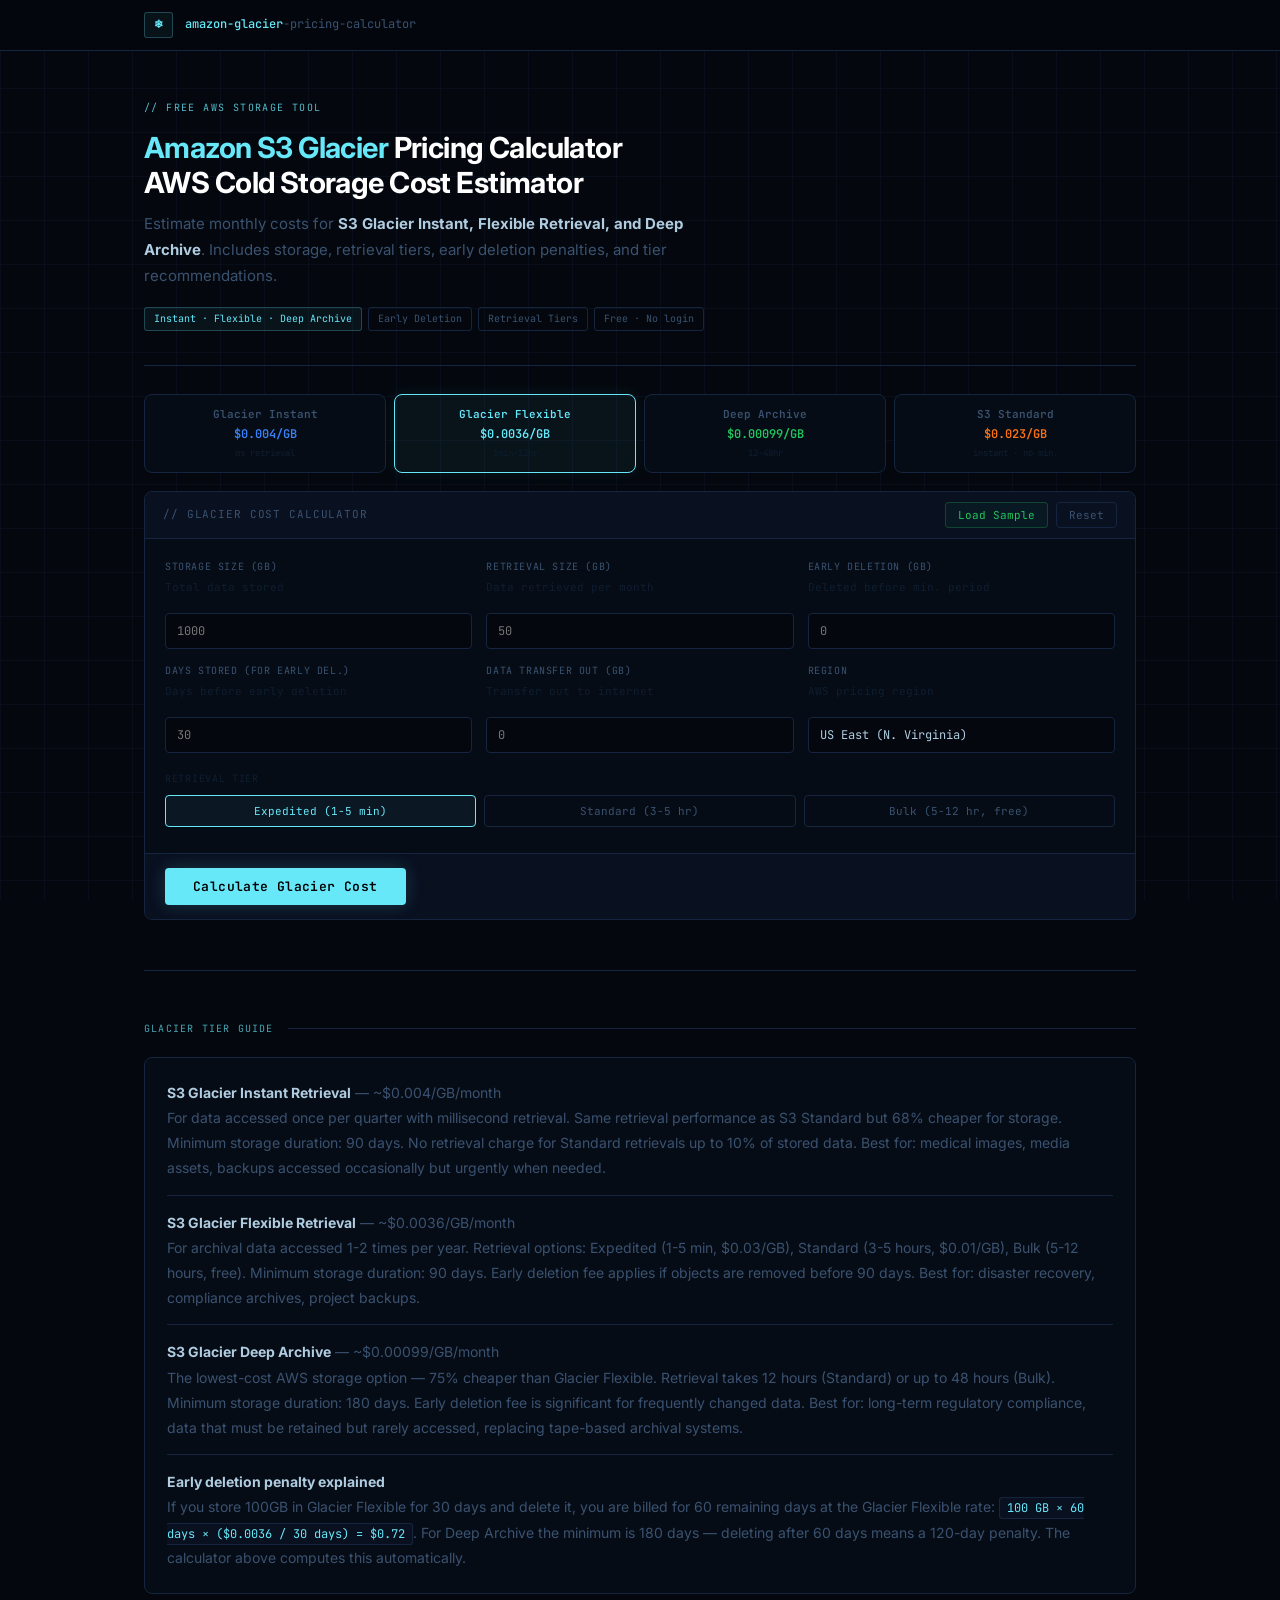
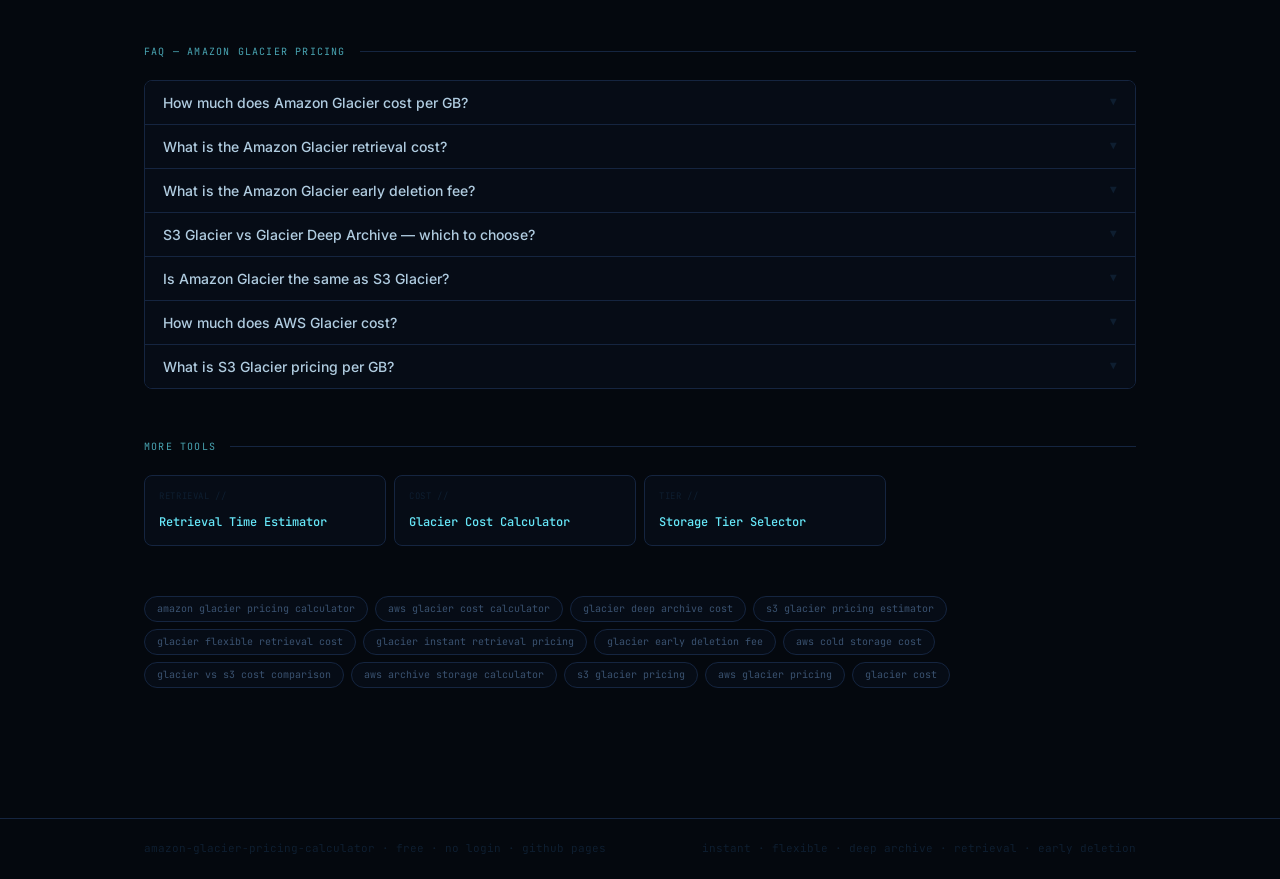
<file: index.html>
<!DOCTYPE html>

<html lang="en">
<head>
<meta charset="UTF-8">
<meta name="viewport" content="width=device-width, initial-scale=1.0">
<meta name="google-site-verification" content="PkLa_ViOo6FAHpvh8SacceMb95o9tePRdrqLNBz9X1M" />
<meta name="robots" content="index, follow">

<title>Amazon S3 Glacier Pricing Calculator – AWS Glacier Cost Estimator</title>

<meta name="description" content="Free S3 Glacier pricing calculator. Estimate AWS Glacier storage cost for Instant, Flexible Retrieval, and Deep Archive tiers. Includes retrieval, early deletion, and data transfer costs. No login required.">

<meta name="keywords" content="amazon glacier pricing calculator, aws glacier cost calculator, glacier pricing estimator, s3 glacier deep archive cost, glacier flexible retrieval cost, glacier instant retrieval pricing, aws cold storage cost calculator, glacier vs s3 cost, glacier retrieval cost, aws archive storage calculator">

<link rel="canonical" href="https://franrivalbigprojects.github.io/aws_glacier_tools/">

<meta property="og:title" content="Amazon S3 Glacier Pricing Calculator – AWS Glacier Cost Estimator">
<meta property="og:description" content="Calculate Amazon Glacier storage and retrieval costs for all tiers. Free, no login.">
<meta property="og:type" content="website">

<link rel="preconnect" href="https://fonts.googleapis.com">
<link rel="preconnect" href="https://fonts.gstatic.com" crossorigin>
<link href="https://fonts.googleapis.com/css2?family=JetBrains+Mono:wght@400;500;600&family=Inter:wght@400;500;600;700&display=swap" rel="stylesheet">

<style>
:root {
  --bg: #04080e;
  --surface: #060c16;
  --surface2: #091020;
  --border: #0e1a2c;
  --border2: #152540;
  --ice: #67e8f9;
  --ice-dim: rgba(103,232,249,0.1);
  --ice-dim2: rgba(103,232,249,0.05);
  --blue: #3b82f6;
  --blue-dim: rgba(59,130,246,0.08);
  --green: #22c55e;
  --green-dim: rgba(34,197,94,0.1);
  --green-dim2: rgba(34,197,94,0.05);
  --orange: #f97316;
  --orange-dim: rgba(249,115,22,0.08);
  --yellow: #fbbf24;
  --yellow-dim: rgba(251,191,36,0.08);
  --purple: #a78bfa;
  --purple-dim: rgba(167,139,250,0.08);
  --red: #f87171;
  --red-dim: rgba(248,113,113,0.08);
  --text: #b0cce0;
  --text-muted: #3a5270;
  --text-dim: #0e1e30;
  --mono: 'JetBrains Mono', monospace;
  --sans: 'Inter', sans-serif;
  --r: 8px;
}

* { box-sizing: border-box; margin: 0; padding: 0; }

body {
  font-family: var(--sans);
  background: var(--bg);
  color: var(--text);
  min-height: 100vh;
  line-height: 1.6;
}

body::after {
  content: "";
  position: fixed;
  inset: 0;
  background-image:
    linear-gradient(var(--border) 1px, transparent 1px),
    linear-gradient(90deg, var(--border) 1px, transparent 1px);
  background-size: 44px 44px;
  opacity: 0.45;
  pointer-events: none;
  z-index: 0;
}

header {
  border-bottom: 1px solid var(--border2);
  position: sticky;
  top: 0;
  z-index: 100;
  background: rgba(4,8,14,0.96);
  backdrop-filter: blur(12px);
}

.header-inner {
  max-width: 1040px;
  margin: 0 auto;
  padding: 0 24px;
  height: 50px;
  display: flex;
  align-items: center;
  gap: 12px;
  position: relative;
  z-index: 1;
}

.logo-pill {
  font-family: var(--mono);
  font-size: 11px;
  font-weight: 600;
  color: var(--ice);
  background: var(--ice-dim2);
  border: 1px solid rgba(103,232,249,0.25);
  border-radius: 3px;
  padding: 3px 9px;
}

.logo-text {
  font-family: var(--mono);
  font-size: 12px;
  color: var(--text-muted);
}

.logo-text strong { color: var(--ice); font-weight: 500; }

.wrapper {
  max-width: 1040px;
  margin: 0 auto;
  padding: 0 24px 80px;
  position: relative;
  z-index: 1;
}

/* HERO */
.hero {
  padding: 48px 0 34px;
  border-bottom: 1px solid var(--border2);
  margin-bottom: 28px;
}

.hero-eyebrow {
  font-family: var(--mono);
  font-size: 10px;
  letter-spacing: 0.14em;
  text-transform: uppercase;
  color: var(--ice);
  margin-bottom: 14px;
  opacity: 0.8;
}

h1 {
  font-size: clamp(21px, 3.2vw, 29px);
  font-weight: 700;
  color: #fff;
  margin-bottom: 10px;
  letter-spacing: -0.02em;
  line-height: 1.2;
}

h1 em { font-style: normal; color: var(--ice); }

.hero-sub {
  font-size: 15px;
  color: var(--text-muted);
  max-width: 600px;
  line-height: 1.75;
  margin-bottom: 18px;
}

.hero-sub strong { color: var(--text); }

.pill-row { display: flex; flex-wrap: wrap; gap: 6px; }

.pill {
  font-family: var(--mono);
  font-size: 10px;
  padding: 3px 9px;
  border-radius: 3px;
  border: 1px solid;
}

.pill-ice { color: var(--ice); background: var(--ice-dim2); border-color: rgba(103,232,249,0.25); }
.pill-dim { color: var(--text-muted); border-color: var(--border2); }

/* TIER SELECTOR */
.tier-grid {
  display: grid;
  grid-template-columns: repeat(4, 1fr);
  gap: 8px;
  margin-bottom: 18px;
}

.tier-btn {
  background: var(--surface);
  border: 1px solid var(--border2);
  border-radius: var(--r);
  padding: 12px 10px;
  text-align: center;
  cursor: pointer;
  transition: all 0.15s;
}

.tier-btn:hover { border-color: rgba(103,232,249,0.25); }

.tier-btn.active {
  border-color: var(--ice);
  background: var(--ice-dim2);
  box-shadow: 0 0 14px rgba(103,232,249,0.08);
}

.tb-name {
  font-family: var(--mono);
  font-size: 11px;
  font-weight: 600;
  color: var(--text-muted);
  display: block;
  margin-bottom: 3px;
  line-height: 1.3;
}

.tier-btn.active .tb-name { color: var(--ice); }

.tb-price {
  font-family: var(--mono);
  font-size: 12px;
  font-weight: 600;
  display: block;
  margin-bottom: 2px;
}

.tb-retrieval {
  font-family: var(--mono);
  font-size: 9px;
  color: var(--text-dim);
  display: block;
}

/* TOOL */
.tool-shell {
  background: var(--surface);
  border: 1px solid var(--border2);
  border-radius: var(--r);
  overflow: hidden;
  margin-bottom: 18px;
}

.tool-topbar {
  background: var(--surface2);
  border-bottom: 1px solid var(--border2);
  padding: 10px 18px;
  display: flex;
  align-items: center;
  justify-content: space-between;
  flex-wrap: wrap;
  gap: 8px;
}

.topbar-label {
  font-family: var(--mono);
  font-size: 11px;
  color: var(--text-muted);
  text-transform: uppercase;
  letter-spacing: 0.08em;
}

.btn-sm {
  font-family: var(--mono);
  font-size: 11px;
  padding: 5px 12px;
  border-radius: 4px;
  cursor: pointer;
  border: 1px solid;
  transition: opacity 0.15s;
}

.btn-sm:hover { opacity: 0.75; }
.btn-ice   { background: var(--ice-dim2); color: var(--ice); border-color: rgba(103,232,249,0.25); }
.btn-ghost { background: transparent; color: var(--text-muted); border-color: var(--border2); }
.btn-green { background: var(--green-dim2); color: var(--green); border-color: rgba(34,197,94,0.25); }

/* FORM */
.form-body {
  padding: 20px;
  border-bottom: 1px solid var(--border2);
}

.form-grid {
  display: grid;
  grid-template-columns: 1fr 1fr 1fr;
  gap: 14px;
  margin-bottom: 18px;
}

.field { display: flex; flex-direction: column; gap: 5px; }

.field-label {
  font-family: var(--mono);
  font-size: 10px;
  color: var(--text-muted);
  letter-spacing: 0.06em;
  text-transform: uppercase;
}

.field-hint {
  font-size: 11px;
  color: var(--text-dim);
  font-family: var(--mono);
  margin-top: -2px;
}

.glc-input, .glc-select {
  background: var(--bg);
  border: 1px solid var(--border2);
  border-radius: 4px;
  padding: 9px 11px;
  font-family: var(--mono);
  font-size: 12px;
  color: var(--text);
  width: 100%;
  -webkit-appearance: none;
  transition: border-color 0.2s;
}

.glc-input:focus, .glc-select:focus {
  outline: none;
  border-color: rgba(103,232,249,0.3);
}

.glc-select option { background: #091020; }

/* Retrieval tier */
.retrieval-row {
  display: flex;
  gap: 8px;
  margin-bottom: 6px;
}

.ret-btn {
  flex: 1;
  padding: 8px;
  font-family: var(--mono);
  font-size: 11px;
  border-radius: 4px;
  border: 1px solid var(--border2);
  cursor: pointer;
  text-align: center;
  transition: all 0.15s;
  color: var(--text-muted);
  background: transparent;
}

.ret-btn:hover { border-color: var(--ice); color: var(--ice); }

.ret-btn.active {
  border-color: var(--ice);
  color: var(--ice);
  background: var(--ice-dim2);
}

.ret-sub { font-size: 9px; color: var(--text-dim); display: block; margin-top: 2px; }

.calc-bar {
  padding: 14px 20px;
  background: var(--surface2);
  display: flex;
  gap: 10px;
  align-items: center;
}

.btn-calc {
  padding: 10px 28px;
  font-family: var(--mono);
  font-size: 13px;
  font-weight: 600;
  background: var(--ice);
  color: #000;
  border: none;
  border-radius: 4px;
  cursor: pointer;
  letter-spacing: 0.03em;
  transition: opacity 0.15s, box-shadow 0.15s;
  box-shadow: 0 0 18px rgba(103,232,249,0.18);
}

.btn-calc:hover { opacity: 0.87; box-shadow: 0 0 26px rgba(103,232,249,0.32); }

/* RESULTS */
#resultsWrap { display: none; }

.results-cards {
  display: grid;
  grid-template-columns: repeat(4, 1fr);
  gap: 10px;
  margin-bottom: 14px;
}

.res-card {
  background: var(--surface2);
  border: 1px solid var(--border2);
  border-radius: var(--r);
  padding: 16px;
  position: relative;
  overflow: hidden;
}

.res-card::before {
  content: '';
  position: absolute;
  top: 0; left: 0; right: 0;
  height: 2px;
}

.rc-ice::before    { background: var(--ice); }
.rc-blue::before   { background: var(--blue); }
.rc-green::before  { background: var(--green); }
.rc-orange::before { background: var(--orange); }

.rc-label { font-family: var(--mono); font-size: 9px; text-transform: uppercase; letter-spacing: 0.1em; color: var(--text-dim); margin-bottom: 8px; }
.rc-val   { font-family: var(--mono); font-size: 22px; font-weight: 600; line-height: 1; margin-bottom: 3px; }
.rc-sub   { font-family: var(--mono); font-size: 10px; color: var(--text-muted); }

.breakdown {
  background: var(--surface);
  border: 1px solid var(--border2);
  border-radius: var(--r);
  overflow: hidden;
  margin-bottom: 14px;
}

.bt-head {
  background: var(--surface2);
  border-bottom: 1px solid var(--border2);
  padding: 8px 16px;
  font-family: var(--mono);
  font-size: 10px;
  text-transform: uppercase;
  letter-spacing: 0.08em;
  color: var(--text-muted);
}

.bt-row {
  display: flex;
  justify-content: space-between;
  align-items: center;
  padding: 9px 16px;
  border-bottom: 1px solid var(--border2);
  font-family: var(--mono);
  font-size: 12px;
}

.bt-row:last-child { border-bottom: none; }
.bt-row:hover { background: rgba(103,232,249,0.02); }
.bt-key { color: var(--text-muted); }
.bt-val { color: var(--text); }
.bt-total { color: var(--ice); font-size: 14px; font-weight: 600; }

/* Tier comparison */
.tier-cmp {
  background: var(--surface);
  border: 1px solid var(--border2);
  border-radius: var(--r);
  overflow: hidden;
  margin-bottom: 14px;
}

.tc-row {
  display: grid;
  grid-template-columns: 180px 1fr 1fr 1fr 1fr;
  border-bottom: 1px solid var(--border2);
}

.tc-row:last-child { border-bottom: none; }
.tc-row.tc-head { background: var(--surface2); }
.tc-row.tc-active { background: var(--ice-dim2); }

.tc-cell {
  padding: 9px 12px;
  font-family: var(--mono);
  font-size: 11px;
  color: var(--text-muted);
  border-right: 1px solid var(--border2);
  display: flex;
  align-items: center;
}

.tc-cell:last-child { border-right: none; }
.tc-head .tc-cell { font-size: 10px; color: var(--text-dim); text-transform: uppercase; letter-spacing: 0.06em; }
.tc-row.tc-active .tc-cell { color: var(--ice); }

/* Rec card */
.rec-card {
  background: var(--surface);
  border: 1px solid var(--border2);
  border-left: 3px solid var(--green);
  border-radius: var(--r);
  padding: 14px 18px;
  margin-bottom: 14px;
  font-size: 13px;
  color: var(--text-muted);
  line-height: 1.65;
}

.rec-card strong { color: var(--green); }

/* DIVIDER */
hr.divider { border: none; border-top: 1px solid var(--border2); margin: 50px 0; }

.content-section { margin-bottom: 50px; }

.sec-head {
  display: flex;
  align-items: center;
  gap: 14px;
  margin-bottom: 20px;
}

.sec-label {
  font-family: var(--mono);
  font-size: 10px;
  text-transform: uppercase;
  letter-spacing: 0.12em;
  color: var(--ice);
  white-space: nowrap;
  opacity: 0.7;
}

.sec-rule { flex: 1; height: 1px; background: var(--border2); }

p { font-size: 14px; color: var(--text-muted); line-height: 1.8; margin-bottom: 10px; }
p strong { color: var(--text); }

code {
  font-family: var(--mono);
  font-size: 12px;
  background: var(--surface2);
  color: var(--ice);
  padding: 2px 7px;
  border-radius: 3px;
  border: 1px solid var(--border2);
}

.dense-block {
  background: var(--surface);
  border: 1px solid var(--border2);
  border-radius: var(--r);
  padding: 22px;
  margin-top: 14px;
}

.dense-block p { margin-bottom: 14px; padding-bottom: 14px; border-bottom: 1px solid var(--border2); }
.dense-block p:last-child { margin-bottom: 0; padding-bottom: 0; border-bottom: none; }

.faq-list {
  margin-top: 14px;
  border: 1px solid var(--border2);
  border-radius: var(--r);
  overflow: hidden;
}

.faq-item { border-bottom: 1px solid var(--border2); }
.faq-item:last-child { border-bottom: none; }

.faq-q {
  width: 100%;
  text-align: left;
  background: var(--surface);
  border: none;
  padding: 13px 18px;
  font-size: 14px;
  font-weight: 500;
  color: var(--text);
  font-family: var(--sans);
  cursor: pointer;
  display: flex;
  justify-content: space-between;
  align-items: center;
  gap: 12px;
  transition: background 0.15s;
}

.faq-q:hover { background: var(--ice-dim2); }
.faq-arrow { font-family: var(--mono); font-size: 11px; color: var(--text-dim); transition: transform 0.2s; flex-shrink: 0; }
.faq-item.open .faq-arrow { transform: rotate(180deg); }

.faq-a {
  display: none;
  padding: 0 18px 13px;
  font-size: 13px;
  color: var(--text-muted);
  line-height: 1.75;
  border-top: 1px solid var(--border2);
  background: var(--bg);
}

.faq-item.open .faq-a { display: block; }
.faq-a code { font-family: var(--mono); font-size: 11px; color: var(--ice); background: var(--ice-dim2); border-radius: 3px; padding: 1px 5px; }

.other-tools {
  display: grid;
  grid-template-columns: repeat(auto-fill, minmax(200px, 1fr));
  gap: 8px;
  margin-top: 12px;
}

.otl {
  background: var(--surface);
  border: 1px solid var(--border2);
  border-radius: var(--r);
  padding: 12px 14px;
  text-decoration: none;
  display: block;
  transition: border-color 0.15s;
}

.otl:hover { border-color: rgba(103,232,249,0.3); }
.otl-eye  { font-family: var(--mono); font-size: 9px; color: var(--text-dim); text-transform: uppercase; letter-spacing: 0.07em; margin-bottom: 4px; }
.otl-name { font-family: var(--mono); font-size: 12px; color: var(--ice); font-weight: 500; }

.tag-cloud { display: flex; flex-wrap: wrap; gap: 7px; margin-bottom: 50px; }

.tag {
  font-family: var(--mono);
  font-size: 10px;
  color: var(--text-muted);
  background: var(--surface);
  border: 1px solid var(--border2);
  border-radius: 100px;
  padding: 4px 12px;
  cursor: default;
  transition: color 0.15s, border-color 0.15s;
}

.tag:hover { color: var(--ice); border-color: rgba(103,232,249,0.3); }

footer { border-top: 1px solid var(--border2); padding: 20px 0; position: relative; z-index: 1; }

.footer-inner {
  max-width: 1040px;
  margin: 0 auto;
  padding: 0 24px;
  display: flex;
  justify-content: space-between;
  align-items: center;
  flex-wrap: wrap;
  gap: 8px;
}

footer p { font-family: var(--mono); font-size: 11px; color: var(--text-dim); margin: 0; }

@media (max-width: 680px) {
  .tier-grid { grid-template-columns: 1fr 1fr; }
  .form-grid { grid-template-columns: 1fr 1fr; }
  .results-cards { grid-template-columns: 1fr 1fr; }
  .tc-row { grid-template-columns: 120px repeat(4, 1fr); font-size: 10px; }
  .retrieval-row { flex-wrap: wrap; }
}
</style>

<script type="application/ld+json">
{
  "@context": "https://schema.org",
  "@type": "SoftwareApplication",
  "name": "Amazon S3 Glacier Pricing Calculator",
  "applicationCategory": "DeveloperApplication",
  "operatingSystem": "Web",
  "offers": { "@type": "Offer", "price": "0", "priceCurrency": "USD" },
  "description": "Free Amazon Glacier pricing calculator. Estimate monthly costs for S3 Glacier Instant Retrieval, S3 Glacier Flexible Retrieval, and S3 Glacier Deep Archive. Includes storage, retrieval, early deletion penalty, and data transfer costs by region.",
  "featureList": "Glacier Instant Retrieval cost, Glacier Flexible Retrieval cost, Glacier Deep Archive cost, S3 Standard comparison, early deletion penalty, retrieval tier pricing, region pricing, tier recommendation"
}
</script>

<script type="application/ld+json">
{
  "@context": "https://schema.org",
  "@type": "FAQPage",
  "mainEntity": [
    {
      "@type": "Question",
      "name": "How much does Amazon Glacier cost?",
      "acceptedAnswer": {
        "@type": "Answer",
        "text": "Amazon Glacier storage costs (US East): S3 Glacier Instant Retrieval ~$0.004/GB/month. S3 Glacier Flexible Retrieval ~$0.0036/GB/month. S3 Glacier Deep Archive ~$0.00099/GB/month. Retrieval costs are additional and vary by retrieval tier (Expedited, Standard, Bulk). Early deletion fees apply if objects are deleted before the minimum storage duration (90 days for Glacier Flexible, 180 days for Deep Archive)."
      }
    },
    {
      "@type": "Question",
      "name": "What is the difference between S3 Glacier and S3 Glacier Deep Archive?",
      "acceptedAnswer": {
        "@type": "Answer",
        "text": "S3 Glacier Flexible Retrieval costs ~$0.0036/GB/month with retrieval times of 1-5 minutes (Expedited) to 12 hours (Standard). S3 Glacier Deep Archive costs ~$0.00099/GB/month — about 75% cheaper — but retrieval takes 12 hours minimum (Standard) or up to 48 hours (Bulk). Deep Archive is for data accessed once or twice per year at most. Glacier Flexible is better for data you may occasionally need within hours."
      }
    },
    {
      "@type": "Question",
      "name": "What is the early deletion fee for Amazon Glacier?",
      "acceptedAnswer": {
        "@type": "Answer",
        "text": "S3 Glacier Flexible Retrieval has a 90-day minimum storage commitment. If you delete an object before 90 days, you are charged for the remaining days. S3 Glacier Deep Archive has a 180-day minimum. For example, deleting a 1GB Glacier Flexible object after 30 days incurs a fee for the remaining 60 days of storage at the Glacier Flexible rate."
      }
    }
  ]
}
</script>

</head>

<body>

<header>
  <div class="header-inner">
    <span class="logo-pill">&#10052;</span>
    <span class="logo-text"><strong>amazon-glacier</strong>-pricing-calculator</span>
  </div>
</header>

<div class="wrapper">

  <section class="hero">
    <p class="hero-eyebrow">// Free AWS Storage Tool</p>
    <h1><em>Amazon S3 Glacier</em> Pricing Calculator<br>AWS Cold Storage Cost Estimator</h1>
    <p class="hero-sub">
      Estimate monthly costs for <strong>S3 Glacier Instant, Flexible Retrieval, and Deep Archive</strong>. Includes storage, retrieval tiers, early deletion penalties, and tier recommendations.
    </p>
    <div class="pill-row">
      <span class="pill pill-ice">Instant · Flexible · Deep Archive</span>
      <span class="pill pill-dim">Early Deletion</span>
      <span class="pill pill-dim">Retrieval Tiers</span>
      <span class="pill pill-dim">Free · No login</span>
    </div>
  </section>

  <!-- TIER SELECTOR CARDS -->

  <div class="tier-grid" id="tierGrid"></div>

  <!-- CALCULATOR -->

  <div class="tool-shell">
    <div class="tool-topbar">
      <span class="topbar-label">// Glacier Cost Calculator</span>
      <div style="display:flex;gap:8px;">
        <button class="btn-sm btn-green" onclick="loadSample()">Load Sample</button>
        <button class="btn-sm btn-ghost" onclick="resetCalc()">Reset</button>
      </div>
    </div>


<div class="form-body">
  <div class="form-grid">
    <div class="field">
      <label class="field-label">Storage Size (GB)</label>
      <p class="field-hint">Total data stored</p>
      <input class="glc-input" type="number" id="storageGB" placeholder="1000" min="0">
    </div>
    <div class="field">
      <label class="field-label">Retrieval Size (GB)</label>
      <p class="field-hint">Data retrieved per month</p>
      <input class="glc-input" type="number" id="retrievalGB" placeholder="50" min="0">
    </div>
    <div class="field">
      <label class="field-label">Early Deletion (GB)</label>
      <p class="field-hint">Deleted before min. period</p>
      <input class="glc-input" type="number" id="earlyDelGB" placeholder="0" min="0">
    </div>
    <div class="field">
      <label class="field-label">Days Stored (for early del.)</label>
      <p class="field-hint">Days before early deletion</p>
      <input class="glc-input" type="number" id="daysStored" placeholder="30" min="0">
    </div>
    <div class="field">
      <label class="field-label">Data Transfer Out (GB)</label>
      <p class="field-hint">Transfer out to internet</p>
      <input class="glc-input" type="number" id="transferGB" placeholder="0" min="0">
    </div>
    <div class="field">
      <label class="field-label">Region</label>
      <p class="field-hint">AWS pricing region</p>
      <select class="glc-select" id="regionSelect">
        <option value="use1">US East (N. Virginia)</option>
        <option value="usw2">US West (Oregon)</option>
        <option value="euw1">EU West (Ireland)</option>
        <option value="apse1">AP Southeast (Singapore)</option>
        <option value="apne1">AP Northeast (Tokyo)</option>
      </select>
    </div>
  </div>

  <div style="font-family:var(--mono);font-size:10px;color:var(--text-dim);text-transform:uppercase;letter-spacing:0.07em;margin-bottom:8px;">Retrieval Tier</div>
  <div class="retrieval-row" id="retrievalRow"></div>
</div>

<div class="calc-bar">
  <button class="btn-calc" onclick="calcGlacier()">Calculate Glacier Cost</button>
</div>


  </div>

  <!-- RESULTS -->

  <div id="resultsWrap">
    <div class="results-cards" id="resultsCards"></div>
    <div class="breakdown" id="breakdownTable"></div>
    <div class="tier-cmp" id="tierCmpTable"></div>
    <div class="rec-card" id="recCard" style="display:none;"></div>
  </div>

  <hr class="divider">

  <!-- TIER GUIDE -->

  <section class="content-section">
    <div class="sec-head">
      <span class="sec-label">Glacier Tier Guide</span>
      <span class="sec-rule"></span>
    </div>


<div class="dense-block">
  <p><strong>S3 Glacier Instant Retrieval</strong> — ~$0.004/GB/month<br>
  For data accessed once per quarter with millisecond retrieval. Same retrieval performance as S3 Standard but 68% cheaper for storage. Minimum storage duration: 90 days. No retrieval charge for Standard retrievals up to 10% of stored data. Best for: medical images, media assets, backups accessed occasionally but urgently when needed.</p>

  <p><strong>S3 Glacier Flexible Retrieval</strong> — ~$0.0036/GB/month<br>
  For archival data accessed 1-2 times per year. Retrieval options: Expedited (1-5 min, $0.03/GB), Standard (3-5 hours, $0.01/GB), Bulk (5-12 hours, free). Minimum storage duration: 90 days. Early deletion fee applies if objects are removed before 90 days. Best for: disaster recovery, compliance archives, project backups.</p>

  <p><strong>S3 Glacier Deep Archive</strong> — ~$0.00099/GB/month<br>
  The lowest-cost AWS storage option — 75% cheaper than Glacier Flexible. Retrieval takes 12 hours (Standard) or up to 48 hours (Bulk). Minimum storage duration: 180 days. Early deletion fee is significant for frequently changed data. Best for: long-term regulatory compliance, data that must be retained but rarely accessed, replacing tape-based archival systems.</p>

  <p><strong>Early deletion penalty explained</strong><br>
  If you store 100GB in Glacier Flexible for 30 days and delete it, you are billed for 60 remaining days at the Glacier Flexible rate: <code>100 GB × 60 days × ($0.0036 / 30 days) = $0.72</code>. For Deep Archive the minimum is 180 days — deleting after 60 days means a 120-day penalty. The calculator above computes this automatically.</p>
</div>


  </section>

  <!-- FAQ -->

  <section class="content-section">
    <div class="sec-head">
      <span class="sec-label">FAQ — Amazon Glacier Pricing</span>
      <span class="sec-rule"></span>
    </div>
    <div class="faq-list">
      <div class="faq-item">
        <button class="faq-q" onclick="toggleFaq(this)">How much does Amazon Glacier cost per GB?<span class="faq-arrow">&#9660;</span></button>
        <div class="faq-a">Amazon Glacier storage prices (US East, per GB/month): Glacier Instant Retrieval ~$0.004. Glacier Flexible Retrieval ~$0.0036. Glacier Deep Archive ~$0.00099. For comparison, S3 Standard is ~$0.023/GB/month — Glacier Deep Archive is about 23x cheaper for storage. Retrieval costs are separate and depend on tier and retrieval speed.</div>
      </div>
      <div class="faq-item">
        <button class="faq-q" onclick="toggleFaq(this)">What is the Amazon Glacier retrieval cost?<span class="faq-arrow">&#9660;</span></button>
        <div class="faq-a">Glacier Flexible Retrieval: Expedited $0.03/GB (1-5 min), Standard $0.01/GB (3-5 hrs), Bulk free (5-12 hrs). Glacier Instant Retrieval: $0.03/GB (milliseconds). Glacier Deep Archive: Standard $0.02/GB (12 hrs), Bulk $0.0025/GB (48 hrs). First 10GB of retrieval per month is free. For large-scale retrieval, Bulk tier is free for Flexible and very cheap for Deep Archive.</div>
      </div>
      <div class="faq-item">
        <button class="faq-q" onclick="toggleFaq(this)">What is the Amazon Glacier early deletion fee?<span class="faq-arrow">&#9660;</span></button>
        <div class="faq-a">Glacier Flexible Retrieval has a 90-day minimum. Glacier Deep Archive has a 180-day minimum. Early deletion is charged for remaining days: delete a 1GB Flexible object after 60 days = 30 days of penalty at $0.0036/30 = $0.0036 × (30/30) = $0.0036. For Deep Archive, deleting 100GB after 30 days = 150 days penalty = 100 × (150/30) × $0.00099 = $0.495. The calculator above shows this automatically.</div>
      </div>
      <div class="faq-item">
        <button class="faq-q" onclick="toggleFaq(this)">S3 Glacier vs Glacier Deep Archive — which to choose?<span class="faq-arrow">&#9660;</span></button>
        <div class="faq-a">Choose Glacier Flexible if you may need data within hours on short notice — retrieval takes 3-5 hours with Standard tier. Choose Deep Archive if data is accessed once a year or less and you can wait 12+ hours — it's 75% cheaper. If you need immediate access (seconds), use Glacier Instant Retrieval. If cost is the only factor and data is compliance-only, Deep Archive is the right choice.</div>
      </div>
      <div class="faq-item">
        <button class="faq-q" onclick="toggleFaq(this)">Is Amazon Glacier the same as S3 Glacier?<span class="faq-arrow">&#9660;</span></button>
        <div class="faq-a">Yes. Amazon Glacier was rebranded as Amazon S3 Glacier in 2021. The standalone Glacier service still exists but is accessed through S3 storage classes: S3 Glacier Instant Retrieval, S3 Glacier Flexible Retrieval (formerly Glacier), and S3 Glacier Deep Archive. The underlying technology is the same — the change was to unify the storage product line under S3.</div>
      </div>
      <div class="faq-item">
  <button class="faq-q" onclick="toggleFaq(this)">How much does AWS Glacier cost?<span class="faq-arrow">&#9660;</span></button>
  <div class="faq-a">AWS Glacier pricing depends on the tier: S3 Glacier Instant Retrieval costs ~$0.004/GB/month, S3 Glacier Flexible Retrieval ~$0.0036/GB/month, and S3 Glacier Deep Archive ~$0.00099/GB/month in US East. Total AWS Glacier cost also includes retrieval fees and, if applicable, early deletion penalties.</div>
</div>
<div class="faq-item">
  <button class="faq-q" onclick="toggleFaq(this)">What is S3 Glacier pricing per GB?<span class="faq-arrow">&#9660;</span></button>
  <div class="faq-a">S3 Glacier pricing per GB (US East, monthly): Instant Retrieval $0.004, Flexible Retrieval $0.0036, Deep Archive $0.00099. Use the calculator above to get your exact S3 Glacier storage cost by region and retrieval tier.</div>
</div>
    </div>
  </section>

  <section class="content-section">
    <div class="sec-head">
      <span class="sec-label">More Tools</span>
      <span class="sec-rule"></span>
    </div>
    <div class="other-tools">
      <a href="archive_retrieval_time_estimator/" class="otl">
        <p class="otl-eye">retrieval //</p>
        <span class="otl-name">Retrieval Time Estimator</span>
      </a>
      <a href="glacier_cost_calculator/" class="otl">
        <p class="otl-eye">cost //</p>
        <span class="otl-name">Glacier Cost Calculator</span>
      </a>
      <a href="storage_tier_selector/" class="otl">
        <p class="otl-eye">tier //</p>
        <span class="otl-name">Storage Tier Selector</span>
      </a>
    </div>
  </section>

  <div class="tag-cloud">
    <span class="tag">amazon glacier pricing calculator</span>
    <span class="tag">aws glacier cost calculator</span>
    <span class="tag">glacier deep archive cost</span>
    <span class="tag">s3 glacier pricing estimator</span>
    <span class="tag">glacier flexible retrieval cost</span>
    <span class="tag">glacier instant retrieval pricing</span>
    <span class="tag">glacier early deletion fee</span>
    <span class="tag">aws cold storage cost</span>
    <span class="tag">glacier vs s3 cost comparison</span>
    <span class="tag">aws archive storage calculator</span>
    <span class="tag">s3 glacier pricing</span>
		<span class="tag">aws glacier pricing</span>
		<span class="tag">glacier cost</span>

  </div>

</div>

<footer>
  <div class="footer-inner">
    <p>amazon-glacier-pricing-calculator &middot; free &middot; no login &middot; github pages</p>
    <p>instant &middot; flexible &middot; deep archive &middot; retrieval &middot; early deletion</p>
  </div>
</footer>

<script>
// ─── PRICING DATA (approx 2025) ───
var TIERS = [
  {
    id: 'instant',
    name: 'Glacier Instant',
    shortName: 'Instant',
    minDays: 90,
    prices: {
      use1:  { storage: 0.004,    retrieval_std: 0.03,  retrieval_bulk: 0.0,    transfer: 0.09 },
      usw2:  { storage: 0.004,    retrieval_std: 0.03,  retrieval_bulk: 0.0,    transfer: 0.09 },
      euw1:  { storage: 0.0044,   retrieval_std: 0.033, retrieval_bulk: 0.0,    transfer: 0.09 },
      apse1: { storage: 0.005,    retrieval_std: 0.036, retrieval_bulk: 0.0,    transfer: 0.09 },
      apne1: { storage: 0.005,    retrieval_std: 0.036, retrieval_bulk: 0.0,    transfer: 0.114 }
    },
    retrievalOptions: ['Standard (ms)'],
    description: 'Millisecond access. Best for occasional but urgent retrieval.'
  },
  {
    id: 'flexible',
    name: 'Glacier Flexible',
    shortName: 'Flexible',
    minDays: 90,
    prices: {
      use1:  { storage: 0.0036,   retrieval_std: 0.01,  retrieval_bulk: 0.0,    transfer: 0.09 },
      usw2:  { storage: 0.0036,   retrieval_std: 0.01,  retrieval_bulk: 0.0,    transfer: 0.09 },
      euw1:  { storage: 0.004,    retrieval_std: 0.011, retrieval_bulk: 0.0,    transfer: 0.09 },
      apse1: { storage: 0.0045,   retrieval_std: 0.011, retrieval_bulk: 0.0,    transfer: 0.09 },
      apne1: { storage: 0.005,    retrieval_std: 0.013, retrieval_bulk: 0.0,    transfer: 0.114 }
    },
    retrievalOptions: ['Expedited (1-5 min)', 'Standard (3-5 hr)', 'Bulk (5-12 hr, free)'],
    description: 'Hours access. Best for compliance archives and DR backups.'
  },
  {
    id: 'deep',
    name: 'Deep Archive',
    shortName: 'Deep',
    minDays: 180,
    prices: {
      use1:  { storage: 0.00099,  retrieval_std: 0.02,  retrieval_bulk: 0.0025, transfer: 0.09 },
      usw2:  { storage: 0.00099,  retrieval_std: 0.02,  retrieval_bulk: 0.0025, transfer: 0.09 },
      euw1:  { storage: 0.001099, retrieval_std: 0.022, retrieval_bulk: 0.0028, transfer: 0.09 },
      apse1: { storage: 0.001225, retrieval_std: 0.025, retrieval_bulk: 0.003,  transfer: 0.09 },
      apne1: { storage: 0.001350, retrieval_std: 0.028, retrieval_bulk: 0.0033, transfer: 0.114 }
    },
    retrievalOptions: ['Standard (12 hr)', 'Bulk (48 hr)'],
    description: 'Lowest cost. Best for long-term compliance, rarely accessed.'
  }
];

var S3_STANDARD = {
  use1: 0.023, usw2: 0.023, euw1: 0.024, apse1: 0.025, apne1: 0.025
};

var activeTier = 'flexible';
var activeRetrieval = 0;

// ─── INIT ───
function init() {
  buildTierCards();
  buildRetrievalBtns();
}

function buildTierCards() {
  var grid = document.getElementById('tierGrid');
  TIERS.forEach(function(t) {
    var btn = document.createElement('div');
    btn.className = 'tier-btn' + (t.id === activeTier ? ' active' : '');
    btn.id = 'tier-' + t.id;
    btn.onclick = function() { selectTier(t.id); };

    var name = document.createElement('span');
    name.className = 'tb-name';
    name.textContent = t.name;

    var price = document.createElement('span');
    price.className = 'tb-price';
    price.style.color = t.id === 'instant' ? 'var(--blue)' : t.id === 'flexible' ? 'var(--ice)' : 'var(--green)';
    price.textContent = '$' + t.prices.use1.storage + '/GB';

    var ret = document.createElement('span');
    ret.className = 'tb-retrieval';
    ret.textContent = t.id === 'instant' ? 'ms retrieval' : t.id === 'flexible' ? '1min–12hr' : '12–48hr';

    btn.appendChild(name);
    btn.appendChild(price);
    btn.appendChild(ret);
    grid.appendChild(btn);
  });

  // Add S3 Standard for comparison
  var s3btn = document.createElement('div');
  s3btn.className = 'tier-btn';
  s3btn.id = 'tier-s3std';
  s3btn.onclick = function() { selectTier('s3std'); };
  var s3name = document.createElement('span');
  s3name.className = 'tb-name';
  s3name.textContent = 'S3 Standard';
  var s3price = document.createElement('span');
  s3price.className = 'tb-price';
  s3price.style.color = 'var(--orange)';
  s3price.textContent = '$0.023/GB';
  var s3ret = document.createElement('span');
  s3ret.className = 'tb-retrieval';
  s3ret.textContent = 'instant · no min.';
  s3btn.appendChild(s3name);
  s3btn.appendChild(s3price);
  s3btn.appendChild(s3ret);
  grid.appendChild(s3btn);
}

function selectTier(id) {
  if (id === 's3std') {
    // Just highlight for info, don't change active calc tier
    document.querySelectorAll('.tier-btn').forEach(function(b) { b.classList.remove('active'); });
    var btn = document.getElementById('tier-s3std');
    if (btn) btn.classList.add('active');
    return;
  }
  activeTier = id;
  document.querySelectorAll('.tier-btn').forEach(function(b) { b.classList.remove('active'); });
  var btn = document.getElementById('tier-' + id);
  if (btn) btn.classList.add('active');
  buildRetrievalBtns();
}

function buildRetrievalBtns() {
  var row = document.getElementById('retrievalRow');
  row.innerHTML = '';
  activeRetrieval = 0;
  var tier = TIERS.find(function(t) { return t.id === activeTier; });
  if (!tier) return;
  tier.retrievalOptions.forEach(function(opt, i) {
    var btn = document.createElement('button');
    btn.className = 'ret-btn' + (i === 0 ? ' active' : '');
    btn.textContent = opt;
    btn.onclick = (function(idx) { return function() {
      activeRetrieval = idx;
      document.querySelectorAll('.ret-btn').forEach(function(b) { b.classList.remove('active'); });
      btn.classList.add('active');
    }; })(i);
    row.appendChild(btn);
  });
}

function fmt(n) { return '$' + n.toFixed(4) !== '$0.0000' ? '$' + n.toFixed(2) : '$' + n.toFixed(4); }
function fmtP(n) { return '$' + n.toFixed(2); }

function calcGlacier() {
  var storageGB  = parseFloat(document.getElementById('storageGB').value) || 0;
  var retrievalGB = parseFloat(document.getElementById('retrievalGB').value) || 0;
  var earlyDelGB  = parseFloat(document.getElementById('earlyDelGB').value) || 0;
  var daysStored  = parseFloat(document.getElementById('daysStored').value) || 0;
  var transferGB  = parseFloat(document.getElementById('transferGB').value) || 0;
  var region      = document.getElementById('regionSelect').value;

  var tier = TIERS.find(function(t) { return t.id === activeTier; });
  var p = tier.prices[region] || tier.prices.use1;

  var storageCost = storageGB * p.storage;

  // Retrieval cost
  var retCost = 0;
  var freeRetrievalGB = 10;
  var billableRet = Math.max(0, retrievalGB - freeRetrievalGB);
  if (tier.id === 'instant') {
    retCost = billableRet * p.retrieval_std;
  } else if (tier.id === 'flexible') {
    if (activeRetrieval === 0) retCost = billableRet * 0.03; // expedited
    else if (activeRetrieval === 1) retCost = billableRet * p.retrieval_std;
    else retCost = 0; // bulk free
  } else { // deep
    if (activeRetrieval === 0) retCost = billableRet * p.retrieval_std;
    else retCost = billableRet * p.retrieval_bulk;
  }

  // Early deletion
  var earlyDelCost = 0;
  if (earlyDelGB > 0 && daysStored < tier.minDays) {
    var remainDays = tier.minDays - daysStored;
    earlyDelCost = earlyDelGB * (remainDays / 30) * p.storage;
  }

  // Transfer
  var freeTransfer = 100;
  var billableTransfer = Math.max(0, transferGB - freeTransfer);
  var transferCost = 0;
  if (billableTransfer <= 10240) transferCost = billableTransfer * p.transfer;
  else transferCost = billableTransfer * 0.07;

  var total = storageCost + retCost + earlyDelCost + transferCost;
  var annual = total * 12;
  var s3Cost = storageGB * (S3_STANDARD[region] || 0.023);
  var savings = s3Cost - storageCost;

  // Result cards
  var cards = document.getElementById('resultsCards');
  cards.innerHTML = '';

  function makeCard(cls, label, val, sub) {
    var c = document.createElement('div');
    c.className = 'res-card rc-' + cls;
    var l = document.createElement('div'); l.className = 'rc-label'; l.textContent = label;
    var v = document.createElement('div'); v.className = 'rc-val';
    var colors = { ice: 'var(--ice)', blue: 'var(--blue)', green: 'var(--green)', orange: 'var(--orange)' };
    v.style.color = colors[cls] || 'var(--text)';
    v.textContent = val;
    var s = document.createElement('div'); s.className = 'rc-sub'; s.textContent = sub;
    c.appendChild(l); c.appendChild(v); c.appendChild(s);
    return c;
  }

  cards.appendChild(makeCard('ice',    'Monthly Total',     fmtP(total),      tier.name));
  cards.appendChild(makeCard('blue',   'Annual Estimate',   fmtP(annual),     'x12 months'));
  cards.appendChild(makeCard('green',  'vs S3 Standard',    fmtP(Math.max(0, savings)) + ' saved', 'storage cost delta'));
  cards.appendChild(makeCard('orange', 'Storage Cost',      fmtP(storageCost), storageGB + ' GB stored'));

  // Breakdown
  var bt = document.getElementById('breakdownTable');
  bt.innerHTML = '';
  var bHead = document.createElement('div'); bHead.className = 'bt-head'; bHead.textContent = 'Cost Breakdown';
  bt.appendChild(bHead);

  function bRow(key, val, bold) {
    var row = document.createElement('div'); row.className = 'bt-row';
    var k = document.createElement('span'); k.className = 'bt-key'; k.textContent = key;
    var v = document.createElement('span'); v.className = bold ? 'bt-total' : 'bt-val'; v.textContent = val;
    row.appendChild(k); row.appendChild(v); bt.appendChild(row);
  }

  bRow('Storage (' + storageGB + ' GB × $' + p.storage + '/GB)', fmtP(storageCost));
  if (retCost > 0 || retrievalGB > 0) bRow('Retrieval (' + retrievalGB + ' GB, ' + freeRetrievalGB + ' GB free)', fmtP(retCost));
  if (earlyDelCost > 0) bRow('Early deletion penalty (' + earlyDelGB + ' GB, ' + daysStored + ' days stored)', fmtP(earlyDelCost));
  if (transferCost > 0) bRow('Data transfer out (' + billableTransfer + ' GB charged)', fmtP(transferCost));
  bRow('Monthly total', fmtP(total), true);
  bRow('Annual total', fmtP(annual));
  bRow('S3 Standard equivalent', fmtP(s3Cost));

  // Tier comparison
  var tc = document.getElementById('tierCmpTable');
  tc.innerHTML = '';
  var hRow = document.createElement('div'); hRow.className = 'tc-row tc-head';
  ['Tier', 'Storage/GB/mo', 'Min. Period', 'Retrieval', 'Monthly Est.'].forEach(function(h) {
    var c = document.createElement('div'); c.className = 'tc-cell'; c.textContent = h; hRow.appendChild(c);
  });
  tc.appendChild(hRow);

  TIERS.forEach(function(t) {
    var tp = t.prices[region] || t.prices.use1;
    var est = storageGB * tp.storage;
    var row = document.createElement('div');
    row.className = 'tc-row' + (t.id === activeTier ? ' tc-active' : '');
    var vals = [
      t.name,
      '$' + tp.storage + '/GB',
      t.minDays + ' days',
      t.id === 'instant' ? 'ms' : t.id === 'flexible' ? '1min–12hr' : '12–48hr',
      fmtP(est)
    ];
    vals.forEach(function(v) {
      var c = document.createElement('div'); c.className = 'tc-cell'; c.textContent = v; row.appendChild(c);
    });
    tc.appendChild(row);
  });

  // S3 Standard row
  var s3row = document.createElement('div'); s3row.className = 'tc-row';
  ['S3 Standard', '$' + (S3_STANDARD[region] || 0.023) + '/GB', 'None', 'Instant', fmtP(s3Cost)].forEach(function(v) {
    var c = document.createElement('div'); c.className = 'tc-cell'; c.style.color = 'var(--orange)'; c.textContent = v; s3row.appendChild(c);
  });
  tc.appendChild(s3row);

  // Recommendation
  var rec = document.getElementById('recCard');
  rec.style.display = 'block';
  rec.innerHTML = '';
  var recText;
  if (storageGB > 0 && savings > 5) {
    if (tier.id === 'deep') {
      recText = 'Deep Archive is the right choice for this workload — you save ' + fmtP(savings) + '/month vs S3 Standard. Ensure your access pattern is truly once or twice per year — any more frequent retrieval may offset the savings with retrieval costs.';
    } else if (tier.id === 'flexible') {
      recText = 'Glacier Flexible Retrieval saves ' + fmtP(savings) + '/month vs S3 Standard. If you can tolerate 12+ hour retrieval delays, consider Deep Archive for an additional ~75% storage cost reduction.';
    } else {
      recText = 'Glacier Instant Retrieval saves ' + fmtP(savings) + '/month vs S3 Standard with millisecond access. If retrieval time is not critical, Glacier Flexible or Deep Archive would save more.';
    }
  } else {
    recText = 'For this storage size, the Glacier cost savings may be modest. Glacier is most cost-effective at 100GB+ with infrequent retrieval patterns. Ensure the 90/180-day minimum storage commitment fits your data lifecycle.';
  }
  var strong = document.createElement('strong'); strong.textContent = 'Recommendation: '; strong.style.color = 'var(--green)';
  rec.appendChild(strong);
  rec.appendChild(document.createTextNode(recText));

  document.getElementById('resultsWrap').style.display = 'block';
  document.getElementById('resultsWrap').scrollIntoView({ behavior: 'smooth', block: 'start' });
}

function loadSample() {
  document.getElementById('storageGB').value = '2000';
  document.getElementById('retrievalGB').value = '50';
  document.getElementById('earlyDelGB').value = '100';
  document.getElementById('daysStored').value = '45';
  document.getElementById('transferGB').value = '20';
  document.getElementById('regionSelect').value = 'use1';
  selectTier('flexible');
  setTimeout(calcGlacier, 50);
}

function resetCalc() {
  ['storageGB','retrievalGB','earlyDelGB','daysStored','transferGB'].forEach(function(id) {
    document.getElementById(id).value = '';
  });
  document.getElementById('resultsWrap').style.display = 'none';
}

function toggleFaq(btn) {
  btn.parentElement.classList.toggle('open');
}

init();
</script>

</body>
</html>
</file>
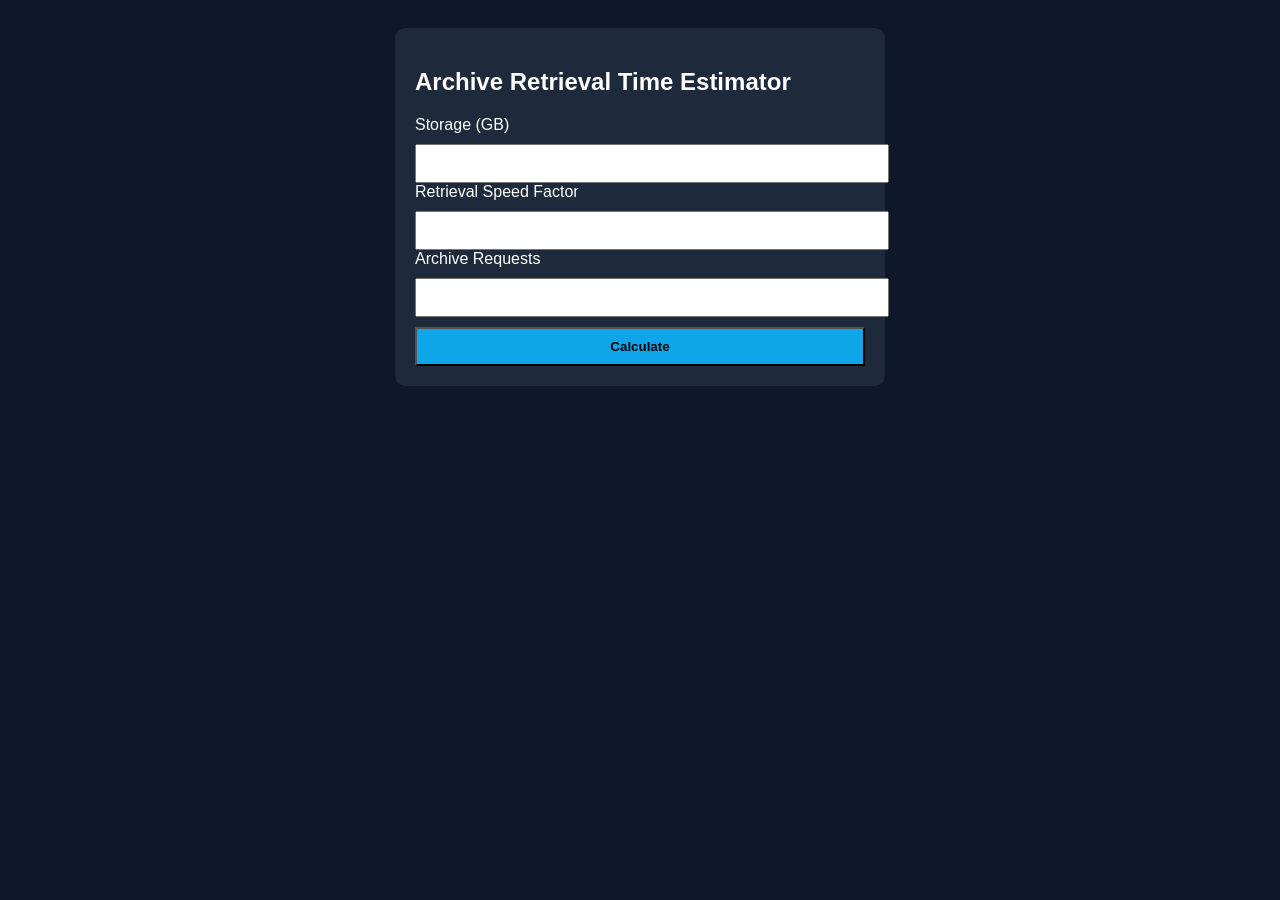
<file: archive_retrieval_time_estimator/index.html>
<!DOCTYPE html>
<html>
<head>
<meta charset="UTF-8">
<title>archive_retrieval_time_estimator</title>
<link rel="stylesheet" href="styles.css">
</head>
<body>
<div class="container">
<h2>Archive Retrieval Time Estimator</h2>

<label>Storage (GB)</label>
<input id="a" type="number">

<label>Retrieval Speed Factor</label>
<input id="b" type="number">

<label>Archive Requests</label>
<input id="c" type="number">

<button onclick="calc()">Calculate</button>

<div id="result"></div>
</div>

<script src="script.js"></script>
</body>
</html>
</file>
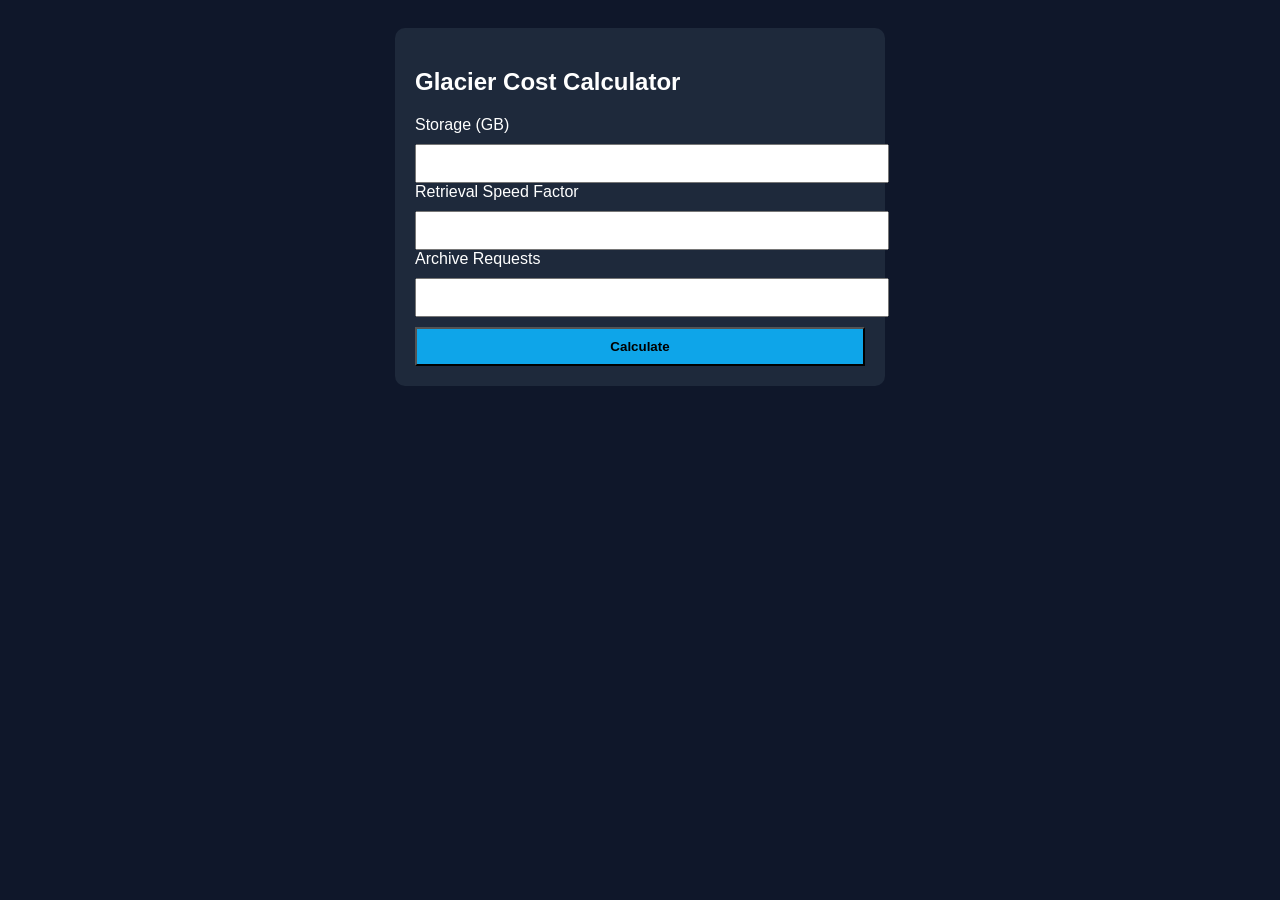
<file: glacier_cost_calculator/index.html>
<!DOCTYPE html>
<html>
<head>
<meta charset="UTF-8">
<title>glacier_cost_calculator</title>
<link rel="stylesheet" href="styles.css">
</head>
<body>
<div class="container">
<h2>Glacier Cost Calculator</h2>

<label>Storage (GB)</label>
<input id="a" type="number">

<label>Retrieval Speed Factor</label>
<input id="b" type="number">

<label>Archive Requests</label>
<input id="c" type="number">

<button onclick="calc()">Calculate</button>

<div id="result"></div>
</div>

<script src="script.js"></script>
</body>
</html>
</file>
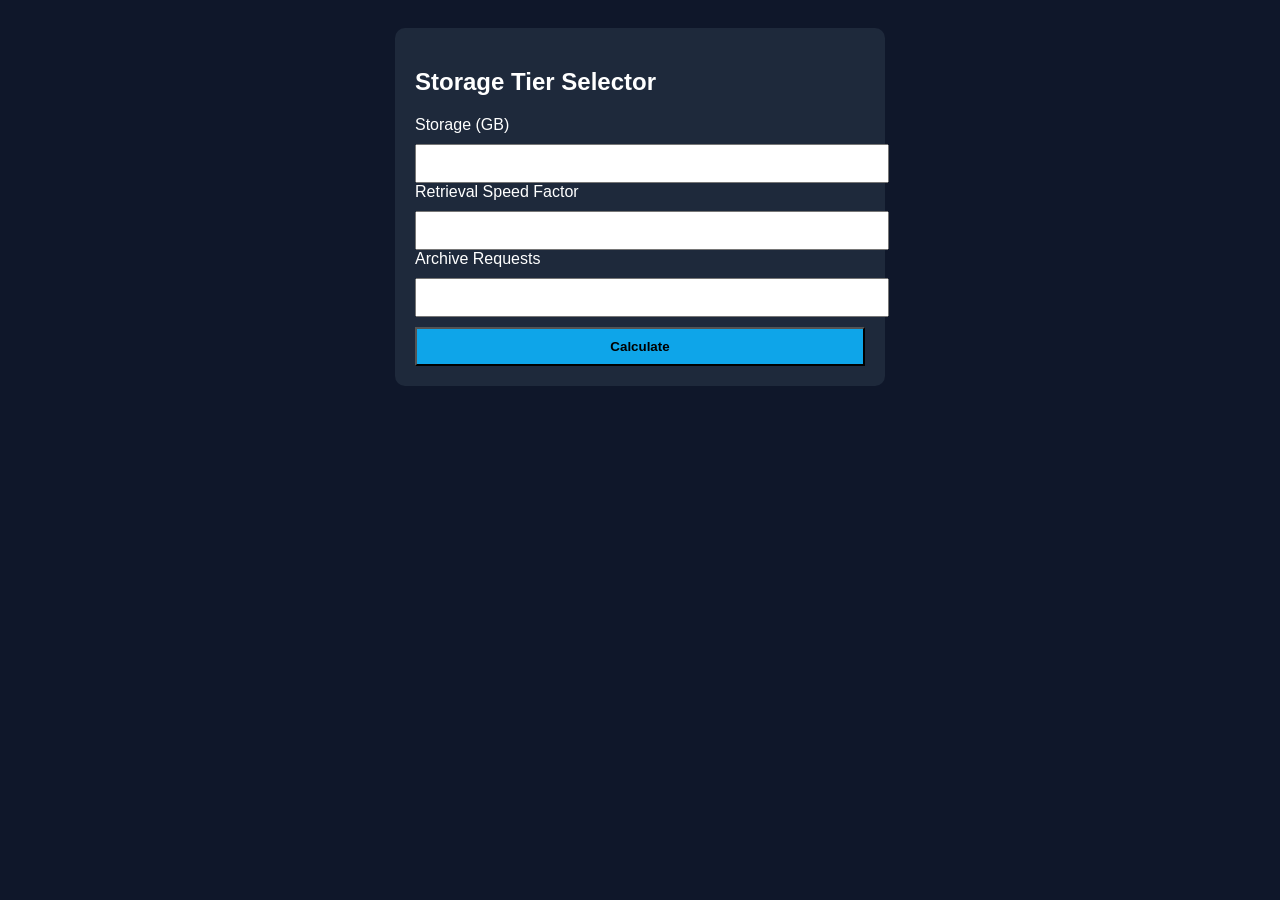
<file: storage_tier_selector/index.html>
<!DOCTYPE html>
<html>
<head>
<meta charset="UTF-8">
<title>storage_tier_selector</title>
<link rel="stylesheet" href="styles.css">
</head>
<body>
<div class="container">
<h2>Storage Tier Selector</h2>

<label>Storage (GB)</label>
<input id="a" type="number">

<label>Retrieval Speed Factor</label>
<input id="b" type="number">

<label>Archive Requests</label>
<input id="c" type="number">

<button onclick="calc()">Calculate</button>

<div id="result"></div>
</div>

<script src="script.js"></script>
</body>
</html>
</file>
<file: archive_retrieval_time_estimator/styles.css>
body{font-family:Arial;background:#0f172a;color:#fff;padding:20px;}
.container{max-width:450px;margin:auto;background:#1e293b;padding:20px;border-radius:10px;}
input,button{width:100%;margin-top:10px;padding:10px;}
button{background:#0ea5e9;color:#000;font-weight:bold;}
</file>
<file: glacier_cost_calculator/styles.css>
body{font-family:Arial;background:#0f172a;color:#fff;padding:20px;}
.container{max-width:450px;margin:auto;background:#1e293b;padding:20px;border-radius:10px;}
input,button{width:100%;margin-top:10px;padding:10px;}
button{background:#0ea5e9;color:#000;font-weight:bold;}
</file>
<file: storage_tier_selector/styles.css>
body{font-family:Arial;background:#0f172a;color:#fff;padding:20px;}
.container{max-width:450px;margin:auto;background:#1e293b;padding:20px;border-radius:10px;}
input,button{width:100%;margin-top:10px;padding:10px;}
button{background:#0ea5e9;color:#000;font-weight:bold;}
</file>
